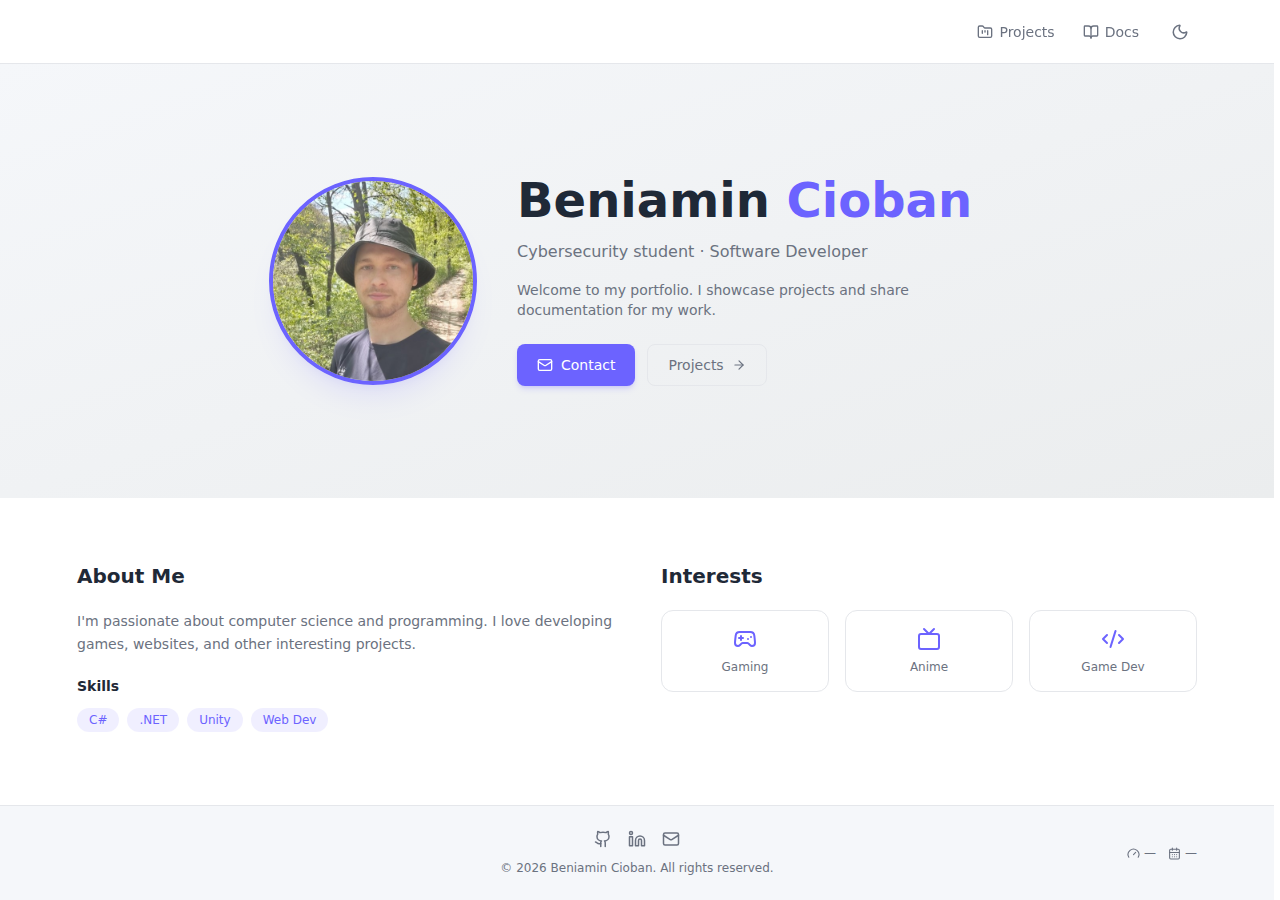
<file: index.html>
<!doctype html>
<html lang="en">
  <head>
    <meta charset="UTF-8" />
    <meta name="viewport" content="width=device-width, initial-scale=1.0" />
    <title>Beniamin Cioban - Portfolio</title>
    <script data-goatcounter="https://b3n14m1n.goatcounter.com/count" async src="//gc.zgo.at/count.js"></script>
    <script type="module" crossorigin src="/assets/index-uy5nX119.js"></script>
    <link rel="stylesheet" crossorigin href="/assets/index-9_D_RmJ9.css">
  </head>
    <body>
    <div id="root"></div>
  </body>
</html>
</file>
<file: assets/index-9_D_RmJ9.css>
@layer properties{@supports (((-webkit-hyphens:none)) and (not (margin-trim:inline))) or ((-moz-orient:inline) and (not (color:rgb(from red r g b)))){*,:before,:after,::backdrop{--tw-translate-x:0;--tw-translate-y:0;--tw-translate-z:0;--tw-scale-x:1;--tw-scale-y:1;--tw-scale-z:1;--tw-space-y-reverse:0;--tw-border-style:solid;--tw-gradient-position:initial;--tw-gradient-from:#0000;--tw-gradient-via:#0000;--tw-gradient-to:#0000;--tw-gradient-stops:initial;--tw-gradient-via-stops:initial;--tw-gradient-from-position:0%;--tw-gradient-via-position:50%;--tw-gradient-to-position:100%;--tw-leading:initial;--tw-font-weight:initial;--tw-tracking:initial;--tw-shadow:0 0 #0000;--tw-shadow-color:initial;--tw-shadow-alpha:100%;--tw-inset-shadow:0 0 #0000;--tw-inset-shadow-color:initial;--tw-inset-shadow-alpha:100%;--tw-ring-color:initial;--tw-ring-shadow:0 0 #0000;--tw-inset-ring-color:initial;--tw-inset-ring-shadow:0 0 #0000;--tw-ring-inset:initial;--tw-ring-offset-width:0px;--tw-ring-offset-color:#fff;--tw-ring-offset-shadow:0 0 #0000;--tw-backdrop-blur:initial;--tw-backdrop-brightness:initial;--tw-backdrop-contrast:initial;--tw-backdrop-grayscale:initial;--tw-backdrop-hue-rotate:initial;--tw-backdrop-invert:initial;--tw-backdrop-opacity:initial;--tw-backdrop-saturate:initial;--tw-backdrop-sepia:initial;--tw-duration:initial;--tw-ease:initial;--brand-angle:0deg}}}@layer theme{:root,:host{--font-sans:"Inter", "Segoe UI", system-ui, -apple-system, sans-serif;--font-mono:ui-monospace, SFMono-Regular, Menlo, Monaco, Consolas, "Liberation Mono", "Courier New", monospace;--color-amber-500:oklch(76.9% .188 70.08);--color-green-400:oklch(79.2% .209 151.711);--color-green-600:oklch(62.7% .194 149.214);--color-black:#000;--color-white:#fff;--spacing:.25rem;--container-sm:24rem;--container-md:28rem;--container-lg:32rem;--container-xl:36rem;--container-3xl:48rem;--container-6xl:72rem;--text-xs:.75rem;--text-xs--line-height:calc(1 / .75);--text-sm:.875rem;--text-sm--line-height:calc(1.25 / .875);--text-lg:1.125rem;--text-lg--line-height:calc(1.75 / 1.125);--text-xl:1.25rem;--text-xl--line-height:calc(1.75 / 1.25);--text-2xl:1.5rem;--text-2xl--line-height:calc(2 / 1.5);--text-3xl:1.875rem;--text-3xl--line-height: 1.2 ;--text-4xl:2.25rem;--text-4xl--line-height:calc(2.5 / 2.25);--text-5xl:3rem;--text-5xl--line-height:1;--text-6xl:3.75rem;--text-6xl--line-height:1;--font-weight-medium:500;--font-weight-semibold:600;--font-weight-bold:700;--tracking-tight:-.025em;--tracking-wider:.05em;--leading-relaxed:1.625;--radius-md:.375rem;--radius-lg:.5rem;--radius-xl:.75rem;--radius-2xl:1rem;--ease-in-out:cubic-bezier(.4, 0, .2, 1);--animate-spin:spin 1s linear infinite;--blur-sm:8px;--blur-md:12px;--blur-xl:24px;--default-transition-duration:.15s;--default-transition-timing-function:cubic-bezier(.4, 0, .2, 1);--default-font-family:var(--font-sans);--default-mono-font-family:var(--font-mono);--color-primary:#6c63ff;--color-primary-hover:#5a52e0;--color-surface:#fff;--color-surface-alt:#f5f7fa;--color-surface-elevated:#fff;--color-border:#e5e7eb;--color-text:#1f2937;--color-text-muted:#6b7280;--color-sidebar-bg:#f3f4f6;--color-code-bg:#f5f5f5;--color-code-text:#333;--color-hero-from:#f5f7fa;--color-hero-to:#ebedee}}@layer base{*,:after,:before,::backdrop{box-sizing:border-box;border:0 solid;margin:0;padding:0}::file-selector-button{box-sizing:border-box;border:0 solid;margin:0;padding:0}html,:host{-webkit-text-size-adjust:100%;tab-size:4;line-height:1.5;font-family:var(--default-font-family,ui-sans-serif, system-ui, sans-serif, "Apple Color Emoji", "Segoe UI Emoji", "Segoe UI Symbol", "Noto Color Emoji");font-feature-settings:var(--default-font-feature-settings,normal);font-variation-settings:var(--default-font-variation-settings,normal);-webkit-tap-highlight-color:transparent}hr{height:0;color:inherit;border-top-width:1px}abbr:where([title]){-webkit-text-decoration:underline dotted;text-decoration:underline dotted}h1,h2,h3,h4,h5,h6{font-size:inherit;font-weight:inherit}a{color:inherit;-webkit-text-decoration:inherit;text-decoration:inherit}b,strong{font-weight:bolder}code,kbd,samp,pre{font-family:var(--default-mono-font-family,ui-monospace, SFMono-Regular, Menlo, Monaco, Consolas, "Liberation Mono", "Courier New", monospace);font-feature-settings:var(--default-mono-font-feature-settings,normal);font-variation-settings:var(--default-mono-font-variation-settings,normal);font-size:1em}small{font-size:80%}sub,sup{vertical-align:baseline;font-size:75%;line-height:0;position:relative}sub{bottom:-.25em}sup{top:-.5em}table{text-indent:0;border-color:inherit;border-collapse:collapse}:-moz-focusring{outline:auto}progress{vertical-align:baseline}summary{display:list-item}ol,ul,menu{list-style:none}img,svg,video,canvas,audio,iframe,embed,object{vertical-align:middle;display:block}img,video{max-width:100%;height:auto}button,input,select,optgroup,textarea{font:inherit;font-feature-settings:inherit;font-variation-settings:inherit;letter-spacing:inherit;color:inherit;opacity:1;background-color:#0000;border-radius:0}::file-selector-button{font:inherit;font-feature-settings:inherit;font-variation-settings:inherit;letter-spacing:inherit;color:inherit;opacity:1;background-color:#0000;border-radius:0}:where(select:is([multiple],[size])) optgroup{font-weight:bolder}:where(select:is([multiple],[size])) optgroup option{padding-inline-start:20px}::file-selector-button{margin-inline-end:4px}::placeholder{opacity:1}@supports (not ((-webkit-appearance:-apple-pay-button))) or (contain-intrinsic-size:1px){::placeholder{color:currentColor}@supports (color:color-mix(in lab,red,red)){::placeholder{color:color-mix(in oklab,currentcolor 50%,transparent)}}}textarea{resize:vertical}::-webkit-search-decoration{-webkit-appearance:none}::-webkit-date-and-time-value{min-height:1lh;text-align:inherit}::-webkit-datetime-edit{display:inline-flex}::-webkit-datetime-edit-fields-wrapper{padding:0}::-webkit-datetime-edit{padding-block:0}::-webkit-datetime-edit-year-field{padding-block:0}::-webkit-datetime-edit-month-field{padding-block:0}::-webkit-datetime-edit-day-field{padding-block:0}::-webkit-datetime-edit-hour-field{padding-block:0}::-webkit-datetime-edit-minute-field{padding-block:0}::-webkit-datetime-edit-second-field{padding-block:0}::-webkit-datetime-edit-millisecond-field{padding-block:0}::-webkit-datetime-edit-meridiem-field{padding-block:0}::-webkit-calendar-picker-indicator{line-height:1}:-moz-ui-invalid{box-shadow:none}button,input:where([type=button],[type=reset],[type=submit]){appearance:button}::file-selector-button{appearance:button}::-webkit-inner-spin-button{height:auto}::-webkit-outer-spin-button{height:auto}[hidden]:where(:not([hidden=until-found])){display:none!important}}@layer components;@layer utilities{.pointer-events-auto{pointer-events:auto}.visible{visibility:visible}.absolute{position:absolute}.fixed{position:fixed}.relative{position:relative}.inset-0{inset:calc(var(--spacing) * 0)}.inset-x-0{inset-inline:calc(var(--spacing) * 0)}.start{inset-inline-start:var(--spacing)}.end{inset-inline-end:var(--spacing)}.top-0{top:calc(var(--spacing) * 0)}.top-1\/2{top:50%}.top-2{top:calc(var(--spacing) * 2)}.top-3{top:calc(var(--spacing) * 3)}.top-16{top:calc(var(--spacing) * 16)}.top-20{top:calc(var(--spacing) * 20)}.right-2{right:calc(var(--spacing) * 2)}.right-3{right:calc(var(--spacing) * 3)}.right-5{right:calc(var(--spacing) * 5)}.bottom-0{bottom:calc(var(--spacing) * 0)}.bottom-5{bottom:calc(var(--spacing) * 5)}.left-0{left:calc(var(--spacing) * 0)}.left-2{left:calc(var(--spacing) * 2)}.left-64{left:calc(var(--spacing) * 64)}.z-10{z-index:10}.z-30{z-index:30}.z-40{z-index:40}.z-50{z-index:50}.container{width:100%}@media(min-width:40rem){.container{max-width:40rem}}@media(min-width:48rem){.container{max-width:48rem}}@media(min-width:64rem){.container{max-width:64rem}}@media(min-width:80rem){.container{max-width:80rem}}@media(min-width:96rem){.container{max-width:96rem}}.mx-auto{margin-inline:auto}.my-2{margin-block:calc(var(--spacing) * 2)}.my-4{margin-block:calc(var(--spacing) * 4)}.my-6{margin-block:calc(var(--spacing) * 6)}.mt-2{margin-top:calc(var(--spacing) * 2)}.mt-4{margin-top:calc(var(--spacing) * 4)}.mt-6{margin-top:calc(var(--spacing) * 6)}.mt-8{margin-top:calc(var(--spacing) * 8)}.mb-1{margin-bottom:calc(var(--spacing) * 1)}.mb-3{margin-bottom:calc(var(--spacing) * 3)}.mb-4{margin-bottom:calc(var(--spacing) * 4)}.mb-6{margin-bottom:calc(var(--spacing) * 6)}.mb-8{margin-bottom:calc(var(--spacing) * 8)}.mb-12{margin-bottom:calc(var(--spacing) * 12)}.ml-2{margin-left:calc(var(--spacing) * 2)}.ml-5{margin-left:calc(var(--spacing) * 5)}.line-clamp-2{-webkit-line-clamp:2;-webkit-box-orient:vertical;display:-webkit-box;overflow:hidden}.block{display:block}.contents{display:contents}.flex{display:flex}.grid{display:grid}.hidden{display:none}.inline-block{display:inline-block}.inline-flex{display:inline-flex}.table{display:table}.h-2{height:calc(var(--spacing) * 2)}.h-12{height:calc(var(--spacing) * 12)}.h-16{height:calc(var(--spacing) * 16)}.h-40{height:calc(var(--spacing) * 40)}.h-44{height:calc(var(--spacing) * 44)}.h-\[calc\(100vh-4rem\)\]{height:calc(100vh - 4rem)}.h-auto{height:auto}.h-full{height:100%}.min-h-screen{min-height:100vh}.w-0{width:calc(var(--spacing) * 0)}.w-2{width:calc(var(--spacing) * 2)}.w-6{width:calc(var(--spacing) * 6)}.w-12{width:calc(var(--spacing) * 12)}.w-40{width:calc(var(--spacing) * 40)}.w-64{width:calc(var(--spacing) * 64)}.w-72{width:calc(var(--spacing) * 72)}.w-\[calc\(50\%-9rem\)\]{width:calc(50% - 9rem)}.w-full{width:100%}.max-w-3xl{max-width:var(--container-3xl)}.max-w-6xl{max-width:var(--container-6xl)}.max-w-full{max-width:100%}.max-w-lg{max-width:var(--container-lg)}.max-w-md{max-width:var(--container-md)}.max-w-sm{max-width:var(--container-sm)}.max-w-xl{max-width:var(--container-xl)}.flex-1{flex:1}.flex-shrink-0{flex-shrink:0}.-translate-x-full{--tw-translate-x:-100%;translate:var(--tw-translate-x) var(--tw-translate-y)}.translate-x-0{--tw-translate-x:calc(var(--spacing) * 0);translate:var(--tw-translate-x) var(--tw-translate-y)}.-translate-y-1\/2{--tw-translate-y: -50% ;translate:var(--tw-translate-x) var(--tw-translate-y)}.scale-90{--tw-scale-x:90%;--tw-scale-y:90%;--tw-scale-z:90%;scale:var(--tw-scale-x) var(--tw-scale-y)}.scale-100{--tw-scale-x:100%;--tw-scale-y:100%;--tw-scale-z:100%;scale:var(--tw-scale-x) var(--tw-scale-y)}.rotate-180{rotate:180deg}.animate-spin{animation:var(--animate-spin)}.cursor-pointer{cursor:pointer}.list-decimal{list-style-type:decimal}.list-disc{list-style-type:disc}.grid-cols-3{grid-template-columns:repeat(3,minmax(0,1fr))}.flex-col{flex-direction:column}.flex-wrap{flex-wrap:wrap}.items-center{align-items:center}.justify-between{justify-content:space-between}.justify-center{justify-content:center}.justify-end{justify-content:flex-end}.justify-start{justify-content:flex-start}.gap-1{gap:calc(var(--spacing) * 1)}.gap-1\.5{gap:calc(var(--spacing) * 1.5)}.gap-2{gap:calc(var(--spacing) * 2)}.gap-3{gap:calc(var(--spacing) * 3)}.gap-4{gap:calc(var(--spacing) * 4)}.gap-6{gap:calc(var(--spacing) * 6)}.gap-10{gap:calc(var(--spacing) * 10)}.gap-12{gap:calc(var(--spacing) * 12)}:where(.space-y-1>:not(:last-child)){--tw-space-y-reverse:0;margin-block-start:calc(calc(var(--spacing) * 1) * var(--tw-space-y-reverse));margin-block-end:calc(calc(var(--spacing) * 1) * calc(1 - var(--tw-space-y-reverse)))}:where(.space-y-2>:not(:last-child)){--tw-space-y-reverse:0;margin-block-start:calc(calc(var(--spacing) * 2) * var(--tw-space-y-reverse));margin-block-end:calc(calc(var(--spacing) * 2) * calc(1 - var(--tw-space-y-reverse)))}:where(.space-y-3>:not(:last-child)){--tw-space-y-reverse:0;margin-block-start:calc(calc(var(--spacing) * 3) * var(--tw-space-y-reverse));margin-block-end:calc(calc(var(--spacing) * 3) * calc(1 - var(--tw-space-y-reverse)))}:where(.space-y-4>:not(:last-child)){--tw-space-y-reverse:0;margin-block-start:calc(calc(var(--spacing) * 4) * var(--tw-space-y-reverse));margin-block-end:calc(calc(var(--spacing) * 4) * calc(1 - var(--tw-space-y-reverse)))}:where(.space-y-5>:not(:last-child)){--tw-space-y-reverse:0;margin-block-start:calc(calc(var(--spacing) * 5) * var(--tw-space-y-reverse));margin-block-end:calc(calc(var(--spacing) * 5) * calc(1 - var(--tw-space-y-reverse)))}.truncate{text-overflow:ellipsis;white-space:nowrap;overflow:hidden}.overflow-hidden{overflow:hidden}.overflow-y-auto{overflow-y:auto}.rounded-2xl{border-radius:var(--radius-2xl)}.rounded-full{border-radius:3.40282e38px}.rounded-lg{border-radius:var(--radius-lg)}.rounded-md{border-radius:var(--radius-md)}.rounded-xl{border-radius:var(--radius-xl)}.rounded-r-md{border-top-right-radius:var(--radius-md);border-bottom-right-radius:var(--radius-md)}.border{border-style:var(--tw-border-style);border-width:1px}.border-4{border-style:var(--tw-border-style);border-width:4px}.border-t{border-top-style:var(--tw-border-style);border-top-width:1px}.border-r{border-right-style:var(--tw-border-style);border-right-width:1px}.border-b{border-bottom-style:var(--tw-border-style);border-bottom-width:1px}.border-l-0{border-left-style:var(--tw-border-style);border-left-width:0}.border-border{border-color:var(--color-border)}.border-border\/50{border-color:#e5e7eb80}@supports (color:color-mix(in lab,red,red)){.border-border\/50{border-color:color-mix(in oklab,var(--color-border) 50%,transparent)}}.border-primary{border-color:var(--color-primary)}.border-primary\/20{border-color:#6c63ff33}@supports (color:color-mix(in lab,red,red)){.border-primary\/20{border-color:color-mix(in oklab,var(--color-primary) 20%,transparent)}}.bg-black\/20{background-color:#0003}@supports (color:color-mix(in lab,red,red)){.bg-black\/20{background-color:color-mix(in oklab,var(--color-black) 20%,transparent)}}.bg-black\/40{background-color:#0006}@supports (color:color-mix(in lab,red,red)){.bg-black\/40{background-color:color-mix(in oklab,var(--color-black) 40%,transparent)}}.bg-border{background-color:var(--color-border)}.bg-green-600\/20{background-color:#00a54433}@supports (color:color-mix(in lab,red,red)){.bg-green-600\/20{background-color:color-mix(in oklab,var(--color-green-600) 20%,transparent)}}.bg-green-600\/80{background-color:#00a544cc}@supports (color:color-mix(in lab,red,red)){.bg-green-600\/80{background-color:color-mix(in oklab,var(--color-green-600) 80%,transparent)}}.bg-primary{background-color:var(--color-primary)}.bg-primary\/10{background-color:#6c63ff1a}@supports (color:color-mix(in lab,red,red)){.bg-primary\/10{background-color:color-mix(in oklab,var(--color-primary) 10%,transparent)}}.bg-sidebar-bg\/80{background-color:#f3f4f6cc}@supports (color:color-mix(in lab,red,red)){.bg-sidebar-bg\/80{background-color:color-mix(in oklab,var(--color-sidebar-bg) 80%,transparent)}}.bg-surface{background-color:var(--color-surface)}.bg-surface-alt{background-color:var(--color-surface-alt)}.bg-surface-elevated{background-color:var(--color-surface-elevated)}.bg-surface-elevated\/90{background-color:#ffffffe6}@supports (color:color-mix(in lab,red,red)){.bg-surface-elevated\/90{background-color:color-mix(in oklab,var(--color-surface-elevated) 90%,transparent)}}.bg-surface\/80{background-color:#fffc}@supports (color:color-mix(in lab,red,red)){.bg-surface\/80{background-color:color-mix(in oklab,var(--color-surface) 80%,transparent)}}.bg-surface\/95{background-color:#fffffff2}@supports (color:color-mix(in lab,red,red)){.bg-surface\/95{background-color:color-mix(in oklab,var(--color-surface) 95%,transparent)}}.bg-white\/10{background-color:#ffffff1a}@supports (color:color-mix(in lab,red,red)){.bg-white\/10{background-color:color-mix(in oklab,var(--color-white) 10%,transparent)}}.bg-gradient-to-br{--tw-gradient-position:to bottom right in oklab;background-image:linear-gradient(var(--tw-gradient-stops))}.bg-gradient-to-t{--tw-gradient-position:to top in oklab;background-image:linear-gradient(var(--tw-gradient-stops))}.from-hero-from{--tw-gradient-from:var(--color-hero-from);--tw-gradient-stops:var(--tw-gradient-via-stops,var(--tw-gradient-position), var(--tw-gradient-from) var(--tw-gradient-from-position), var(--tw-gradient-to) var(--tw-gradient-to-position))}.from-surface-elevated{--tw-gradient-from:var(--color-surface-elevated);--tw-gradient-stops:var(--tw-gradient-via-stops,var(--tw-gradient-position), var(--tw-gradient-from) var(--tw-gradient-from-position), var(--tw-gradient-to) var(--tw-gradient-to-position))}.to-hero-to{--tw-gradient-to:var(--color-hero-to);--tw-gradient-stops:var(--tw-gradient-via-stops,var(--tw-gradient-position), var(--tw-gradient-from) var(--tw-gradient-from-position), var(--tw-gradient-to) var(--tw-gradient-to-position))}.to-transparent{--tw-gradient-to:transparent;--tw-gradient-stops:var(--tw-gradient-via-stops,var(--tw-gradient-position), var(--tw-gradient-from) var(--tw-gradient-from-position), var(--tw-gradient-to) var(--tw-gradient-to-position))}.object-cover{object-fit:cover}.p-1\.5{padding:calc(var(--spacing) * 1.5)}.p-2{padding:calc(var(--spacing) * 2)}.p-3{padding:calc(var(--spacing) * 3)}.p-4{padding:calc(var(--spacing) * 4)}.p-5{padding:calc(var(--spacing) * 5)}.p-6{padding:calc(var(--spacing) * 6)}.px-2{padding-inline:calc(var(--spacing) * 2)}.px-2\.5{padding-inline:calc(var(--spacing) * 2.5)}.px-3{padding-inline:calc(var(--spacing) * 3)}.px-4{padding-inline:calc(var(--spacing) * 4)}.px-5{padding-inline:calc(var(--spacing) * 5)}.py-0\.5{padding-block:calc(var(--spacing) * .5)}.py-1{padding-block:calc(var(--spacing) * 1)}.py-1\.5{padding-block:calc(var(--spacing) * 1.5)}.py-2{padding-block:calc(var(--spacing) * 2)}.py-2\.5{padding-block:calc(var(--spacing) * 2.5)}.py-3{padding-block:calc(var(--spacing) * 3)}.py-6{padding-block:calc(var(--spacing) * 6)}.py-12{padding-block:calc(var(--spacing) * 12)}.py-14{padding-block:calc(var(--spacing) * 14)}.py-16{padding-block:calc(var(--spacing) * 16)}.py-20{padding-block:calc(var(--spacing) * 20)}.py-32{padding-block:calc(var(--spacing) * 32)}.pt-1{padding-top:calc(var(--spacing) * 1)}.pt-2{padding-top:calc(var(--spacing) * 2)}.pt-4{padding-top:calc(var(--spacing) * 4)}.pt-16{padding-top:calc(var(--spacing) * 16)}.pb-4{padding-bottom:calc(var(--spacing) * 4)}.pb-16{padding-bottom:calc(var(--spacing) * 16)}.pl-6{padding-left:calc(var(--spacing) * 6)}.text-center{text-align:center}.text-left{text-align:left}.text-2xl{font-size:var(--text-2xl);line-height:var(--tw-leading,var(--text-2xl--line-height))}.text-3xl{font-size:var(--text-3xl);line-height:var(--tw-leading,var(--text-3xl--line-height))}.text-6xl{font-size:var(--text-6xl);line-height:var(--tw-leading,var(--text-6xl--line-height))}.text-lg{font-size:var(--text-lg);line-height:var(--tw-leading,var(--text-lg--line-height))}.text-sm{font-size:var(--text-sm);line-height:var(--tw-leading,var(--text-sm--line-height))}.text-xl{font-size:var(--text-xl);line-height:var(--tw-leading,var(--text-xl--line-height))}.text-xs{font-size:var(--text-xs);line-height:var(--tw-leading,var(--text-xs--line-height))}.leading-relaxed{--tw-leading:var(--leading-relaxed);line-height:var(--leading-relaxed)}.font-bold{--tw-font-weight:var(--font-weight-bold);font-weight:var(--font-weight-bold)}.font-medium{--tw-font-weight:var(--font-weight-medium);font-weight:var(--font-weight-medium)}.font-semibold{--tw-font-weight:var(--font-weight-semibold);font-weight:var(--font-weight-semibold)}.tracking-tight{--tw-tracking:var(--tracking-tight);letter-spacing:var(--tracking-tight)}.tracking-wider{--tw-tracking:var(--tracking-wider);letter-spacing:var(--tracking-wider)}.text-amber-500{color:var(--color-amber-500)}.text-green-400{color:var(--color-green-400)}.text-primary{color:var(--color-primary)}.text-primary\/30{color:#6c63ff4d}@supports (color:color-mix(in lab,red,red)){.text-primary\/30{color:color-mix(in oklab,var(--color-primary) 30%,transparent)}}.text-text{color:var(--color-text)}.text-text-muted{color:var(--color-text-muted)}.text-text-muted\/50{color:#6b728080}@supports (color:color-mix(in lab,red,red)){.text-text-muted\/50{color:color-mix(in oklab,var(--color-text-muted) 50%,transparent)}}.text-text\/90{color:#1f2937e6}@supports (color:color-mix(in lab,red,red)){.text-text\/90{color:color-mix(in oklab,var(--color-text) 90%,transparent)}}.text-white{color:var(--color-white)}.text-white\/70{color:#ffffffb3}@supports (color:color-mix(in lab,red,red)){.text-white\/70{color:color-mix(in oklab,var(--color-white) 70%,transparent)}}.uppercase{text-transform:uppercase}.italic{font-style:italic}.opacity-0{opacity:0}.opacity-50{opacity:.5}.opacity-100{opacity:1}.shadow-lg{--tw-shadow:0 10px 15px -3px var(--tw-shadow-color,#0000001a), 0 4px 6px -4px var(--tw-shadow-color,#0000001a);box-shadow:var(--tw-inset-shadow),var(--tw-inset-ring-shadow),var(--tw-ring-offset-shadow),var(--tw-ring-shadow),var(--tw-shadow)}.shadow-md{--tw-shadow:0 4px 6px -1px var(--tw-shadow-color,#0000001a), 0 2px 4px -2px var(--tw-shadow-color,#0000001a);box-shadow:var(--tw-inset-shadow),var(--tw-inset-ring-shadow),var(--tw-ring-offset-shadow),var(--tw-ring-shadow),var(--tw-shadow)}.shadow-sm{--tw-shadow:0 1px 3px 0 var(--tw-shadow-color,#0000001a), 0 1px 2px -1px var(--tw-shadow-color,#0000001a);box-shadow:var(--tw-inset-shadow),var(--tw-inset-ring-shadow),var(--tw-ring-offset-shadow),var(--tw-ring-shadow),var(--tw-shadow)}.shadow-xl{--tw-shadow:0 20px 25px -5px var(--tw-shadow-color,#0000001a), 0 8px 10px -6px var(--tw-shadow-color,#0000001a);box-shadow:var(--tw-inset-shadow),var(--tw-inset-ring-shadow),var(--tw-ring-offset-shadow),var(--tw-ring-shadow),var(--tw-shadow)}.shadow-black\/10{--tw-shadow-color:#0000001a}@supports (color:color-mix(in lab,red,red)){.shadow-black\/10{--tw-shadow-color:color-mix(in oklab, color-mix(in oklab, var(--color-black) 10%, transparent) var(--tw-shadow-alpha), transparent)}}.shadow-primary\/10{--tw-shadow-color:#6c63ff1a}@supports (color:color-mix(in lab,red,red)){.shadow-primary\/10{--tw-shadow-color:color-mix(in oklab, color-mix(in oklab, var(--color-primary) 10%, transparent) var(--tw-shadow-alpha), transparent)}}.shadow-primary\/20{--tw-shadow-color:#6c63ff33}@supports (color:color-mix(in lab,red,red)){.shadow-primary\/20{--tw-shadow-color:color-mix(in oklab, color-mix(in oklab, var(--color-primary) 20%, transparent) var(--tw-shadow-alpha), transparent)}}.shadow-primary\/25{--tw-shadow-color:#6c63ff40}@supports (color:color-mix(in lab,red,red)){.shadow-primary\/25{--tw-shadow-color:color-mix(in oklab, color-mix(in oklab, var(--color-primary) 25%, transparent) var(--tw-shadow-alpha), transparent)}}.backdrop-blur-md{--tw-backdrop-blur:blur(var(--blur-md));-webkit-backdrop-filter:var(--tw-backdrop-blur,) var(--tw-backdrop-brightness,) var(--tw-backdrop-contrast,) var(--tw-backdrop-grayscale,) var(--tw-backdrop-hue-rotate,) var(--tw-backdrop-invert,) var(--tw-backdrop-opacity,) var(--tw-backdrop-saturate,) var(--tw-backdrop-sepia,);backdrop-filter:var(--tw-backdrop-blur,) var(--tw-backdrop-brightness,) var(--tw-backdrop-contrast,) var(--tw-backdrop-grayscale,) var(--tw-backdrop-hue-rotate,) var(--tw-backdrop-invert,) var(--tw-backdrop-opacity,) var(--tw-backdrop-saturate,) var(--tw-backdrop-sepia,)}.backdrop-blur-sm{--tw-backdrop-blur:blur(var(--blur-sm));-webkit-backdrop-filter:var(--tw-backdrop-blur,) var(--tw-backdrop-brightness,) var(--tw-backdrop-contrast,) var(--tw-backdrop-grayscale,) var(--tw-backdrop-hue-rotate,) var(--tw-backdrop-invert,) var(--tw-backdrop-opacity,) var(--tw-backdrop-saturate,) var(--tw-backdrop-sepia,);backdrop-filter:var(--tw-backdrop-blur,) var(--tw-backdrop-brightness,) var(--tw-backdrop-contrast,) var(--tw-backdrop-grayscale,) var(--tw-backdrop-hue-rotate,) var(--tw-backdrop-invert,) var(--tw-backdrop-opacity,) var(--tw-backdrop-saturate,) var(--tw-backdrop-sepia,)}.backdrop-blur-xl{--tw-backdrop-blur:blur(var(--blur-xl));-webkit-backdrop-filter:var(--tw-backdrop-blur,) var(--tw-backdrop-brightness,) var(--tw-backdrop-contrast,) var(--tw-backdrop-grayscale,) var(--tw-backdrop-hue-rotate,) var(--tw-backdrop-invert,) var(--tw-backdrop-opacity,) var(--tw-backdrop-saturate,) var(--tw-backdrop-sepia,);backdrop-filter:var(--tw-backdrop-blur,) var(--tw-backdrop-brightness,) var(--tw-backdrop-contrast,) var(--tw-backdrop-grayscale,) var(--tw-backdrop-hue-rotate,) var(--tw-backdrop-invert,) var(--tw-backdrop-opacity,) var(--tw-backdrop-saturate,) var(--tw-backdrop-sepia,)}.transition-\[max-height\]{transition-property:max-height;transition-timing-function:var(--tw-ease,var(--default-transition-timing-function));transition-duration:var(--tw-duration,var(--default-transition-duration))}.transition-all{transition-property:all;transition-timing-function:var(--tw-ease,var(--default-transition-timing-function));transition-duration:var(--tw-duration,var(--default-transition-duration))}.transition-colors{transition-property:color,background-color,border-color,outline-color,text-decoration-color,fill,stroke,--tw-gradient-from,--tw-gradient-via,--tw-gradient-to;transition-timing-function:var(--tw-ease,var(--default-transition-timing-function));transition-duration:var(--tw-duration,var(--default-transition-duration))}.transition-transform{transition-property:transform,translate,scale,rotate;transition-timing-function:var(--tw-ease,var(--default-transition-timing-function));transition-duration:var(--tw-duration,var(--default-transition-duration))}.duration-200{--tw-duration:.2s;transition-duration:.2s}.duration-300{--tw-duration:.3s;transition-duration:.3s}.ease-in-out{--tw-ease:var(--ease-in-out);transition-timing-function:var(--ease-in-out)}@media(hover:hover){.group-hover\:gap-2:is(:where(.group):hover *){gap:calc(var(--spacing) * 2)}.group-hover\:text-primary:is(:where(.group):hover *){color:var(--color-primary)}.group-hover\:opacity-100:is(:where(.group):hover *){opacity:1}}.file\:mr-3::file-selector-button{margin-right:calc(var(--spacing) * 3)}.file\:cursor-pointer::file-selector-button{cursor:pointer}.file\:rounded-lg::file-selector-button{border-radius:var(--radius-lg)}.file\:border-0::file-selector-button{border-style:var(--tw-border-style);border-width:0}.file\:bg-primary\/10::file-selector-button{background-color:#6c63ff1a}@supports (color:color-mix(in lab,red,red)){.file\:bg-primary\/10::file-selector-button{background-color:color-mix(in oklab,var(--color-primary) 10%,transparent)}}.file\:px-3::file-selector-button{padding-inline:calc(var(--spacing) * 3)}.file\:py-1\.5::file-selector-button{padding-block:calc(var(--spacing) * 1.5)}.file\:text-xs::file-selector-button{font-size:var(--text-xs);line-height:var(--tw-leading,var(--text-xs--line-height))}.file\:font-medium::file-selector-button{--tw-font-weight:var(--font-weight-medium);font-weight:var(--font-weight-medium)}.file\:text-primary::file-selector-button{color:var(--color-primary)}.placeholder\:text-text-muted\/50::placeholder{color:#6b728080}@supports (color:color-mix(in lab,red,red)){.placeholder\:text-text-muted\/50::placeholder{color:color-mix(in oklab,var(--color-text-muted) 50%,transparent)}}@media(hover:hover){.hover\:scale-105:hover{--tw-scale-x:105%;--tw-scale-y:105%;--tw-scale-z:105%;scale:var(--tw-scale-x) var(--tw-scale-y)}.hover\:scale-\[1\.03\]:hover{scale:1.03}.hover\:border-primary:hover{border-color:var(--color-primary)}.hover\:border-primary\/30:hover{border-color:#6c63ff4d}@supports (color:color-mix(in lab,red,red)){.hover\:border-primary\/30:hover{border-color:color-mix(in oklab,var(--color-primary) 30%,transparent)}}.hover\:bg-primary-hover:hover{background-color:var(--color-primary-hover)}.hover\:bg-primary\/10:hover{background-color:#6c63ff1a}@supports (color:color-mix(in lab,red,red)){.hover\:bg-primary\/10:hover{background-color:color-mix(in oklab,var(--color-primary) 10%,transparent)}}.hover\:bg-primary\/20:hover{background-color:#6c63ff33}@supports (color:color-mix(in lab,red,red)){.hover\:bg-primary\/20:hover{background-color:color-mix(in oklab,var(--color-primary) 20%,transparent)}}.hover\:bg-primary\/60:hover{background-color:#6c63ff99}@supports (color:color-mix(in lab,red,red)){.hover\:bg-primary\/60:hover{background-color:color-mix(in oklab,var(--color-primary) 60%,transparent)}}.hover\:bg-surface-alt:hover{background-color:var(--color-surface-alt)}.hover\:bg-text-muted:hover{background-color:var(--color-text-muted)}.hover\:text-primary:hover{color:var(--color-primary)}.hover\:text-text:hover{color:var(--color-text)}.hover\:text-white:hover{color:var(--color-white)}.hover\:underline:hover{text-decoration-line:underline}.hover\:shadow-lg:hover{--tw-shadow:0 10px 15px -3px var(--tw-shadow-color,#0000001a), 0 4px 6px -4px var(--tw-shadow-color,#0000001a);box-shadow:var(--tw-inset-shadow),var(--tw-inset-ring-shadow),var(--tw-ring-offset-shadow),var(--tw-ring-shadow),var(--tw-shadow)}.hover\:shadow-md:hover{--tw-shadow:0 4px 6px -1px var(--tw-shadow-color,#0000001a), 0 2px 4px -2px var(--tw-shadow-color,#0000001a);box-shadow:var(--tw-inset-shadow),var(--tw-inset-ring-shadow),var(--tw-ring-offset-shadow),var(--tw-ring-shadow),var(--tw-shadow)}.hover\:shadow-primary\/5:hover{--tw-shadow-color:#6c63ff0d}@supports (color:color-mix(in lab,red,red)){.hover\:shadow-primary\/5:hover{--tw-shadow-color:color-mix(in oklab, color-mix(in oklab, var(--color-primary) 5%, transparent) var(--tw-shadow-alpha), transparent)}}}.focus\:ring-2:focus{--tw-ring-shadow:var(--tw-ring-inset,) 0 0 0 calc(2px + var(--tw-ring-offset-width)) var(--tw-ring-color,currentcolor);box-shadow:var(--tw-inset-shadow),var(--tw-inset-ring-shadow),var(--tw-ring-offset-shadow),var(--tw-ring-shadow),var(--tw-shadow)}.focus\:ring-primary\/30:focus{--tw-ring-color:#6c63ff4d}@supports (color:color-mix(in lab,red,red)){.focus\:ring-primary\/30:focus{--tw-ring-color:color-mix(in oklab, var(--color-primary) 30%, transparent)}}.focus\:outline-none:focus{--tw-outline-style:none;outline-style:none}@media(min-width:40rem){.sm\:grid-cols-2{grid-template-columns:repeat(2,minmax(0,1fr))}}@media(min-width:48rem){.md\:absolute{position:absolute}.md\:top-1\/2{top:50%}.md\:right-4{right:calc(var(--spacing) * 4)}.md\:flex{display:flex}.md\:hidden{display:none}.md\:h-52{height:calc(var(--spacing) * 52)}.md\:w-52{width:calc(var(--spacing) * 52)}.md\:w-80{width:calc(var(--spacing) * 80)}.md\:w-\[calc\(50\%-10rem\)\]{width:calc(50% - 10rem)}.md\:-translate-y-1\/2{--tw-translate-y: -50% ;translate:var(--tw-translate-x) var(--tw-translate-y)}.md\:grid-cols-2{grid-template-columns:repeat(2,minmax(0,1fr))}.md\:flex-row{flex-direction:row}.md\:justify-start{justify-content:flex-start}.md\:py-28{padding-block:calc(var(--spacing) * 28)}.md\:text-left{text-align:left}.md\:text-4xl{font-size:var(--text-4xl);line-height:var(--tw-leading,var(--text-4xl--line-height))}.md\:text-5xl{font-size:var(--text-5xl);line-height:var(--tw-leading,var(--text-5xl--line-height))}}@media(min-width:64rem){.lg\:flex{display:flex}.lg\:hidden{display:none}.lg\:grid-cols-3{grid-template-columns:repeat(3,minmax(0,1fr))}.lg\:pl-64{padding-left:calc(var(--spacing) * 64)}.lg\:pl-72{padding-left:calc(var(--spacing) * 72)}}.dark\:bg-black\/40:is(.dark,.dark *){background-color:#0006}@supports (color:color-mix(in lab,red,red)){.dark\:bg-black\/40:is(.dark,.dark *){background-color:color-mix(in oklab,var(--color-black) 40%,transparent)}}.dark\:bg-surface-elevated\/60:is(.dark,.dark *){background-color:#fff9}@supports (color:color-mix(in lab,red,red)){.dark\:bg-surface-elevated\/60:is(.dark,.dark *){background-color:color-mix(in oklab,var(--color-surface-elevated) 60%,transparent)}}.dark\:shadow-black\/20:is(.dark,.dark *){--tw-shadow-color:#0003}@supports (color:color-mix(in lab,red,red)){.dark\:shadow-black\/20:is(.dark,.dark *){--tw-shadow-color:color-mix(in oklab, color-mix(in oklab, var(--color-black) 20%, transparent) var(--tw-shadow-alpha), transparent)}}}:root.dark{--color-primary:#8a80ff;--color-primary-hover:#7a70f0;--color-accent:#ff8787;--color-surface:#0f0f0f;--color-surface-alt:#1a1a1a;--color-surface-elevated:#1e1e1e;--color-border:#2e2e2e;--color-text:#f0f0f0;--color-text-muted:#9ca3af;--color-sidebar-bg:#141414;--color-code-bg:#1e1e1e;--color-code-text:#e6e6e6;--color-hero-from:#1a1a2e;--color-hero-to:#0f0f0f}html{scroll-behavior:smooth;scrollbar-gutter:stable;scroll-padding-top:4.5rem}body{background-color:var(--color-surface);color:var(--color-text);font-family:var(--font-sans);-webkit-font-smoothing:antialiased;-moz-osx-font-smoothing:grayscale;transition:background-color .3s,color .3s}button,[role=button],a{cursor:pointer}::-webkit-scrollbar{width:6px}::-webkit-scrollbar-track{background:0 0}::-webkit-scrollbar-thumb{background:var(--color-border);border-radius:3px}::-webkit-scrollbar-thumb:hover{background:var(--color-text-muted)}::selection{background-color:var(--color-primary);color:#fff}@property --brand-angle{syntax:"<angle>";inherits:false;initial-value:0deg}.brand-text{color:#0000;-webkit-text-fill-color:transparent;filter:drop-shadow(0 0 4px #6c63ff66);background:linear-gradient(90deg,#6c63ff,#f96d6d,#38bdf8,#34d399,#facc15,#6c63ff) 0 0/300% 100%;-webkit-background-clip:text;background-clip:text;transition:filter .3s;animation:4s ease-in-out infinite brand-wave}.brand-link:hover .brand-text{filter:drop-shadow(0 0 8px #6c63ff99)drop-shadow(0 0 16px #38bdf84d)}@keyframes brand-wave{0%{background-position:0%}50%{background-position:100%}to{background-position:0%}}@property --tw-translate-x{syntax:"*";inherits:false;initial-value:0}@property --tw-translate-y{syntax:"*";inherits:false;initial-value:0}@property --tw-translate-z{syntax:"*";inherits:false;initial-value:0}@property --tw-scale-x{syntax:"*";inherits:false;initial-value:1}@property --tw-scale-y{syntax:"*";inherits:false;initial-value:1}@property --tw-scale-z{syntax:"*";inherits:false;initial-value:1}@property --tw-space-y-reverse{syntax:"*";inherits:false;initial-value:0}@property --tw-border-style{syntax:"*";inherits:false;initial-value:solid}@property --tw-gradient-position{syntax:"*";inherits:false}@property --tw-gradient-from{syntax:"<color>";inherits:false;initial-value:#0000}@property --tw-gradient-via{syntax:"<color>";inherits:false;initial-value:#0000}@property --tw-gradient-to{syntax:"<color>";inherits:false;initial-value:#0000}@property --tw-gradient-stops{syntax:"*";inherits:false}@property --tw-gradient-via-stops{syntax:"*";inherits:false}@property --tw-gradient-from-position{syntax:"<length-percentage>";inherits:false;initial-value:0%}@property --tw-gradient-via-position{syntax:"<length-percentage>";inherits:false;initial-value:50%}@property --tw-gradient-to-position{syntax:"<length-percentage>";inherits:false;initial-value:100%}@property --tw-leading{syntax:"*";inherits:false}@property --tw-font-weight{syntax:"*";inherits:false}@property --tw-tracking{syntax:"*";inherits:false}@property --tw-shadow{syntax:"*";inherits:false;initial-value:0 0 #0000}@property --tw-shadow-color{syntax:"*";inherits:false}@property --tw-shadow-alpha{syntax:"<percentage>";inherits:false;initial-value:100%}@property --tw-inset-shadow{syntax:"*";inherits:false;initial-value:0 0 #0000}@property --tw-inset-shadow-color{syntax:"*";inherits:false}@property --tw-inset-shadow-alpha{syntax:"<percentage>";inherits:false;initial-value:100%}@property --tw-ring-color{syntax:"*";inherits:false}@property --tw-ring-shadow{syntax:"*";inherits:false;initial-value:0 0 #0000}@property --tw-inset-ring-color{syntax:"*";inherits:false}@property --tw-inset-ring-shadow{syntax:"*";inherits:false;initial-value:0 0 #0000}@property --tw-ring-inset{syntax:"*";inherits:false}@property --tw-ring-offset-width{syntax:"<length>";inherits:false;initial-value:0}@property --tw-ring-offset-color{syntax:"*";inherits:false;initial-value:#fff}@property --tw-ring-offset-shadow{syntax:"*";inherits:false;initial-value:0 0 #0000}@property --tw-backdrop-blur{syntax:"*";inherits:false}@property --tw-backdrop-brightness{syntax:"*";inherits:false}@property --tw-backdrop-contrast{syntax:"*";inherits:false}@property --tw-backdrop-grayscale{syntax:"*";inherits:false}@property --tw-backdrop-hue-rotate{syntax:"*";inherits:false}@property --tw-backdrop-invert{syntax:"*";inherits:false}@property --tw-backdrop-opacity{syntax:"*";inherits:false}@property --tw-backdrop-saturate{syntax:"*";inherits:false}@property --tw-backdrop-sepia{syntax:"*";inherits:false}@property --tw-duration{syntax:"*";inherits:false}@property --tw-ease{syntax:"*";inherits:false}@keyframes spin{to{transform:rotate(360deg)}}.projects-scroll-container{position:relative;display:flex;gap:1.5rem;overflow-x:auto;padding-top:1.5rem;padding-bottom:1.5rem;scroll-behavior:smooth;scrollbar-width:none;-ms-overflow-style:none}.projects-scroll-container::-webkit-scrollbar{display:none}pre{position:relative;border-radius:.5rem;margin-bottom:1.5rem;overflow:hidden;background-color:var(--color-code-bg);border:1px solid var(--color-border)}pre code{display:block;padding:1rem;overflow:auto;font-size:.875rem;line-height:1.6;background-color:var(--color-code-bg);color:var(--color-code-text)}.hljs-keyword,.hljs-selector-tag{color:#d73a49}.hljs-string,.hljs-doctag{color:#032f62}.hljs-comment{color:#6a737d;font-style:italic}.hljs-number,.hljs-literal{color:#005cc5}.hljs-title,.hljs-title.function_{color:#6f42c1}.hljs-type,.hljs-title.class_{color:#22863a}.hljs-built_in{color:#e36209}.hljs-attr,.hljs-attribute{color:#005cc5}.hljs-params{color:#24292e}.hljs-meta{color:#735c0f}.hljs-variable,.hljs-template-variable{color:#e36209}.hljs-symbol{color:#005cc5}.hljs-name,.hljs-tag{color:#22863a}.hljs-section{color:#005cc5;font-weight:700}.dark .hljs-keyword,.dark .hljs-selector-tag{color:#ff7b72}.dark .hljs-string,.dark .hljs-doctag{color:#a5d6ff}.dark .hljs-comment{color:#8b949e;font-style:italic}.dark .hljs-number,.dark .hljs-literal{color:#79c0ff}.dark .hljs-title,.dark .hljs-title.function_{color:#d2a8ff}.dark .hljs-type,.dark .hljs-title.class_{color:#7ee787}.dark .hljs-built_in{color:#ffa657}.dark .hljs-attr,.dark .hljs-attribute{color:#79c0ff}.dark .hljs-params{color:#c9d1d9}.dark .hljs-meta{color:#e3b341}.dark .hljs-variable,.dark .hljs-template-variable{color:#ffa657}.dark .hljs-symbol{color:#79c0ff}.dark .hljs-name,.dark .hljs-tag{color:#7ee787}.dark .hljs-section{color:#79c0ff;font-weight:700}.doc-content h2{position:relative;padding-bottom:.75rem}.doc-content h2:after{content:"";position:absolute;bottom:0;left:0;width:3rem;height:2px;background-color:var(--color-primary);border-radius:1px}
</file>
